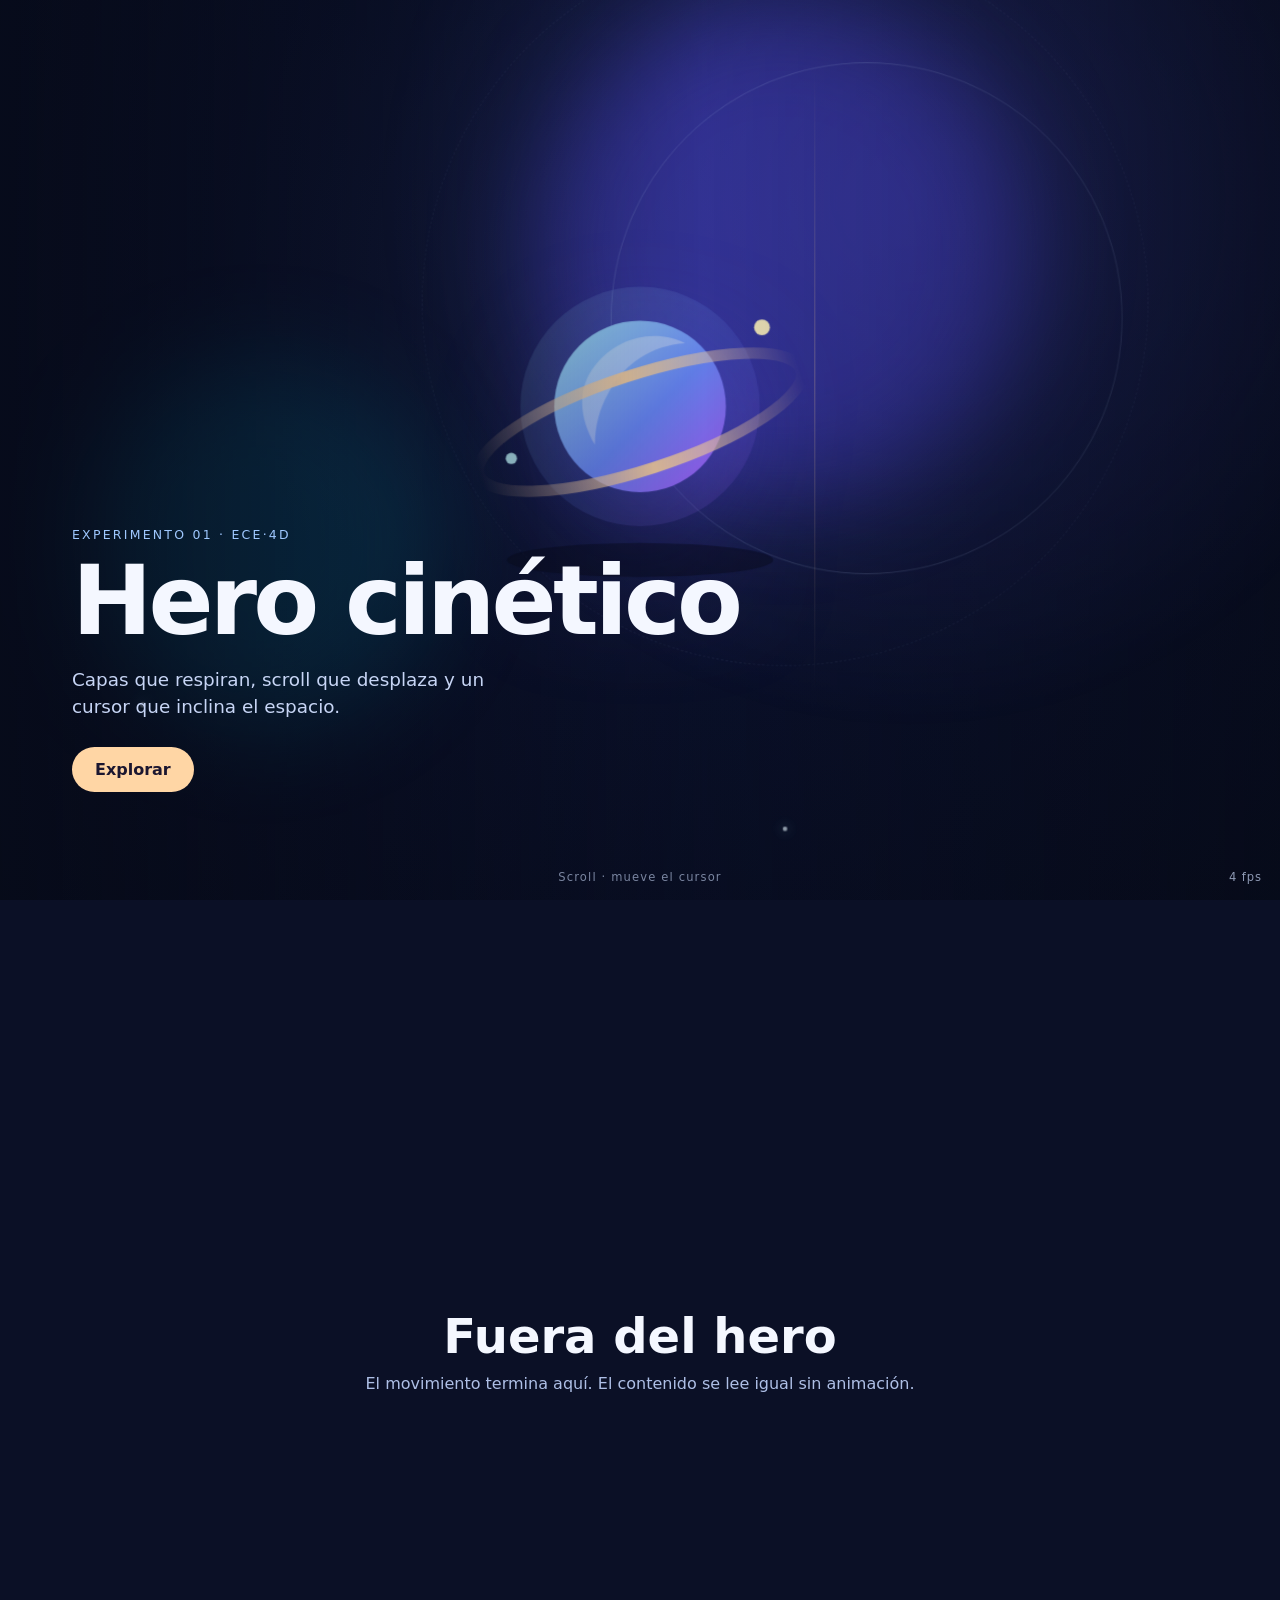
<file: proyectos/hero-cinetico/index.html>
<!doctype html>
<html lang="es">
<head>
  <meta charset="utf-8">
  <meta name="viewport" content="width=device-width, initial-scale=1">
  <title>Hero cinético — Laboratorio web</title>
  <meta name="description" content="Experimento de hero cinético: parallax por scroll, ilustración SVG animada, tilt por cursor y profundidad CSS 3D.">
  <link rel="stylesheet" href="styles.css">
</head>
<body>
  <main>
    <section class="hero" id="hero" aria-labelledby="hero-title">
      <div class="hero__scene" id="scene" aria-hidden="true">
        <div class="layer layer--sky" data-speed="0.08" data-z="-180">
          <span class="glow glow--a"></span>
          <span class="glow glow--b"></span>
        </div>

        <div class="layer layer--shapes" data-speed="0.22" data-z="-90">
          <span class="ring ring--one"></span>
          <span class="ring ring--two"></span>
          <span class="bar"></span>
        </div>

        <div class="layer layer--subject" data-speed="0.45" data-z="30">
          <svg class="subject" viewBox="0 0 420 420" xmlns="http://www.w3.org/2000/svg" role="img" aria-label="Ilustración abstracta de un astro con un anillo orbits">
            <defs>
              <linearGradient id="cuerpo" x1="0" y1="0" x2="1" y2="1">
                <stop offset="0" stop-color="#a8f0ff"/>
                <stop offset="0.55" stop-color="#6c8cff"/>
                <stop offset="1" stop-color="#a855f7"/>
              </linearGradient>
              <linearGradient id="anillo" x1="0" y1="0" x2="1" y2="0">
                <stop offset="0" stop-color="#ffd6a5" stop-opacity="0"/>
                <stop offset="0.5" stop-color="#ffd6a5" stop-opacity="0.95"/>
                <stop offset="1" stop-color="#ffd6a5" stop-opacity="0"/>
              </linearGradient>
            </defs>
            <g class="subject__float">
              <ellipse cx="210" cy="332" rx="118" ry="15" fill="#070b1a" opacity="0.45"/>
              <g class="subject__breath">
                <circle cx="210" cy="196" r="106" fill="url(#cuerpo)" opacity="0.16"/>
                <circle cx="210" cy="196" r="76" fill="url(#cuerpo)"/>
                <path d="M170 160c18-24 52-34 80-20-30 2-54 18-68 44-8 14-12 30-12 46-14-24-16-50 0-70z" fill="#fff" opacity="0.32"/>
              </g>
              <ellipse class="subject__ring" cx="210" cy="210" rx="150" ry="42" fill="none" stroke="url(#anillo)" stroke-width="10"/>
              <g class="subject__spark">
                <circle cx="318" cy="126" r="7" fill="#fff3c4"/>
                <circle cx="96" cy="242" r="5" fill="#bff5ff"/>
              </g>
            </g>
          </svg>
        </div>

        <div class="layer layer--particles" data-speed="0.8" data-z="110">
          <span class="particle" style="--x:12%; --y:18%; --s:6px; --d:0s"></span>
          <span class="particle" style="--x:78%; --y:12%; --s:4px; --d:0.7s"></span>
          <span class="particle" style="--x:88%; --y:58%; --s:7px; --d:1.4s"></span>
          <span class="particle" style="--x:22%; --y:74%; --s:5px; --d:2.1s"></span>
          <span class="particle" style="--x:58%; --y:84%; --s:4px; --d:0.4s"></span>
          <span class="particle" style="--x:6%; --y:46%; --s:3px; --d:1.8s"></span>
        </div>
      </div>

      <div class="hero__copy">
        <p class="eyebrow">Experimento 01 · ECE·4D</p>
        <h1 id="hero-title">Hero cinético</h1>
        <p class="subtitle">Capas que respiran, scroll que desplaza y un cursor que inclina el espacio.</p>
        <div class="actions">
          <button class="cta" id="cta" type="button">Explorar</button>
          <button class="motion-toggle" id="motion-toggle" type="button" hidden>Activar inclinación</button>
        </div>
      </div>

      <output class="fps" id="fps" aria-hidden="true">— fps</output>
      <p class="hint" aria-hidden="true">Scroll · mueve el cursor</p>
    </section>

    <section class="after" id="siguiente" aria-labelledby="after-title">
      <div>
        <h2 id="after-title">Fuera del hero</h2>
        <p>El movimiento termina aquí. El contenido se lee igual sin animación.</p>
      </div>
    </section>
  </main>

  <script src="app.js" defer></script>
</body>
</html>
</file>
<file: proyectos/hero-cinetico/styles.css>
/* Hero cinético: capas, SVG inline y CSS 3D. Sin dependencias. */

:root {
  color-scheme: dark;
  font-family: system-ui, -apple-system, "Segoe UI", sans-serif;
}

* { box-sizing: border-box; }

html { scroll-behavior: smooth; }

body {
  margin: 0;
  background: #070b1a;
  color: #f4f7ff;
}

.hero {
  position: relative;
  height: 100dvh;
  min-height: 100dvh;
  overflow: hidden;
  isolation: isolate;
  perspective: 1000px;
  perspective-origin: 50% 42%;
  background: radial-gradient(circle at 50% 30%, #172046 0%, #0a1029 48%, #070b1a 100%);
  touch-action: pan-y;
}

.hero::after {
  content: "";
  position: absolute;
  inset: 0;
  z-index: 2;
  pointer-events: none;
  background: linear-gradient(90deg, rgba(7, 11, 26, 0.82) 0%, rgba(7, 11, 26, 0.1) 55%, rgba(7, 11, 26, 0.45) 100%);
}

.hero__scene {
  position: absolute;
  inset: 0;
  transform-style: preserve-3d;
  will-change: transform;
}

.layer {
  position: absolute;
  inset: -12%;
  transform-style: preserve-3d;
  pointer-events: none;
  will-change: transform;
}

.layer--sky { background: radial-gradient(circle at 70% 25%, rgba(99, 102, 241, 0.28), transparent 45%); }

.glow {
  position: absolute;
  border-radius: 50%;
  filter: blur(60px);
  opacity: 0.5;
}

.glow--a {
  width: 46vw;
  height: 46vw;
  left: 42%;
  top: 4%;
  background: #4f46e5;
}

.glow--b {
  width: 34vw;
  height: 34vw;
  left: 8%;
  top: 42%;
  background: #0891b2;
  opacity: 0.32;
}

.ring {
  position: absolute;
  border: 1px solid rgba(190, 214, 255, 0.22);
  border-radius: 50%;
}

.ring--one {
  width: 62vmin;
  height: 62vmin;
  left: 48%;
  top: 14%;
  animation: ring-pulse 9s ease-in-out infinite;
}

.ring--two {
  width: 88vmin;
  height: 88vmin;
  left: 35%;
  top: 2%;
  border-style: dashed;
  opacity: 0.5;
  animation: ring-pulse 13s ease-in-out infinite reverse;
}

.bar {
  position: absolute;
  width: 1px;
  height: 62%;
  left: 62%;
  top: 14%;
  background: linear-gradient(transparent, rgba(255, 214, 165, 0.35), transparent);
}

.layer--subject {
  display: grid;
  place-items: center;
}

.subject {
  width: min(62vw, 460px);
  height: auto;
  overflow: visible;
  filter: drop-shadow(0 24px 50px rgba(79, 70, 229, 0.4));
}

/* Tres animaciones independientes del subjects. */
.subject__float {
  transform-box: fill-box;
  transform-origin: center;
  animation: float-y 6s ease-in-out infinite;
}

.subject__breath {
  transform-box: fill-box;
  transform-origin: center;
  animation: breathe 4.5s ease-in-out infinite;
}

.subject__ring {
  transform-box: fill-box;
  transform-origin: center;
  transform: rotate(-18deg);
  animation: ring-tilt 9s ease-in-out infinite;
}

.subject__spark {
  transform-box: fill-box;
  transform-origin: center;
  animation: blink 2.8s ease-in-out infinite;
}

.particle {
  position: absolute;
  left: var(--x);
  top: var(--y);
  width: var(--s);
  height: var(--s);
  border-radius: 50%;
  background: #e6f6ff;
  box-shadow: 0 0 12px #8fd8ff;
  opacity: 0.75;
  animation: twinkle 3.2s ease-in-out infinite;
  animation-delay: var(--d);
}

@keyframes float-y {
  0%, 100% { transform: translateY(0); }
  50% { transform: translateY(-18px); }
}

@keyframes breathe {
  0%, 100% { transform: scale(1); }
  50% { transform: scale(1.055); }
}

@keyframes blink {
  0%, 44%, 100% { opacity: 0.4; transform: scale(0.85); }
  50% { opacity: 1; transform: scale(1.25); }
}

@keyframes ring-tilt {
  0%, 100% { transform: rotate(-18deg) scale(1); }
  50% { transform: rotate(-13deg) scale(1.04); }
}

@keyframes ring-pulse {
  0%, 100% { transform: scale(0.97); opacity: 0.45; }
  50% { transform: scale(1.03); opacity: 0.8; }
}

@keyframes twinkle {
  0%, 100% { opacity: 0.25; transform: translateY(0); }
  50% { opacity: 0.9; transform: translateY(-10px); }
}

.hero__copy {
  position: relative;
  z-index: 5;
  display: flex;
  flex-direction: column;
  align-items: flex-start;
  justify-content: flex-end;
  height: 100%;
  padding: clamp(24px, 6vw, 72px);
  padding-bottom: clamp(64px, 12vh, 120px);
  pointer-events: none;
}

.hero__copy > * { pointer-events: auto; }

.eyebrow {
  margin: 0 0 12px;
  font-size: 0.78rem;
  letter-spacing: 0.18em;
  text-transform: uppercase;
  color: #9fc8ff;
}

h1 {
  margin: 0;
  font-size: clamp(2.6rem, 8vw, 6rem);
  line-height: 0.98;
  letter-spacing: -0.04em;
}

.subtitle {
  max-width: 36ch;
  margin: 18px 0 26px;
  font-size: clamp(1rem, 1.8vw, 1.15rem);
  line-height: 1.5;
  color: #c7d5f5;
}

.actions {
  display: flex;
  flex-wrap: wrap;
  gap: 12px;
}

button {
  font: inherit;
  cursor: pointer;
}

.cta,
.motion-toggle {
  padding: 12px 22px;
  border: 1px solid rgba(255, 214, 165, 0.5);
  border-radius: 999px;
  background: #ffd6a5;
  color: #1b1630;
  font-weight: 650;
  transition: transform 160ms ease, background-color 160ms ease;
}

.motion-toggle {
  background: transparent;
  color: #ffd6a5;
}

.cta:hover { transform: translateY(-2px); background: #ffe4c2; }
.motion-toggle:hover { background: rgba(255, 214, 165, 0.12); }

.cta:focus-visible,
.motion-toggle:focus-visible {
  outline: 3px solid #a8f0ff;
  outline-offset: 4px;
}

.fps {
  position: absolute;
  right: 18px;
  bottom: 16px;
  z-index: 6;
  font-size: 0.72rem;
  letter-spacing: 0.08em;
  color: rgba(199, 213, 245, 0.7);
}

.hint {
  position: absolute;
  left: 50%;
  bottom: 16px;
  z-index: 6;
  margin: 0;
  transform: translateX(-50%);
  font-size: 0.72rem;
  letter-spacing: 0.1em;
  color: rgba(199, 213, 245, 0.6);
}

.after {
  display: grid;
  place-items: center;
  min-height: 100dvh;
  padding: 32px;
  background: #0b1026;
  text-align: center;
}

.after h2 { margin: 0 0 10px; font-size: clamp(1.8rem, 4vw, 3rem); }
.after p { margin: 0; color: #aebfe6; }

/* Pausa de animaciones CSS cuando el hero sale de pantalla o la pestaña se oculta. */
.hero.is-paused *,
.hero.is-paused *::before,
.hero.is-paused *::after { animation-play-state: paused !important; }

@media (prefers-reduced-motion: reduce) {
  html { scroll-behavior: auto; }

  .hero *,
  .hero *::before,
  .hero *::after {
    animation: none !important;
    transition-duration: 0.01ms !important;
  }

  .hero__scene,
  .layer { transform: none !important; }
}

@media (max-width: 640px) {
  .subject { width: 86vw; }
  .hint { display: none; }
}
</file>
